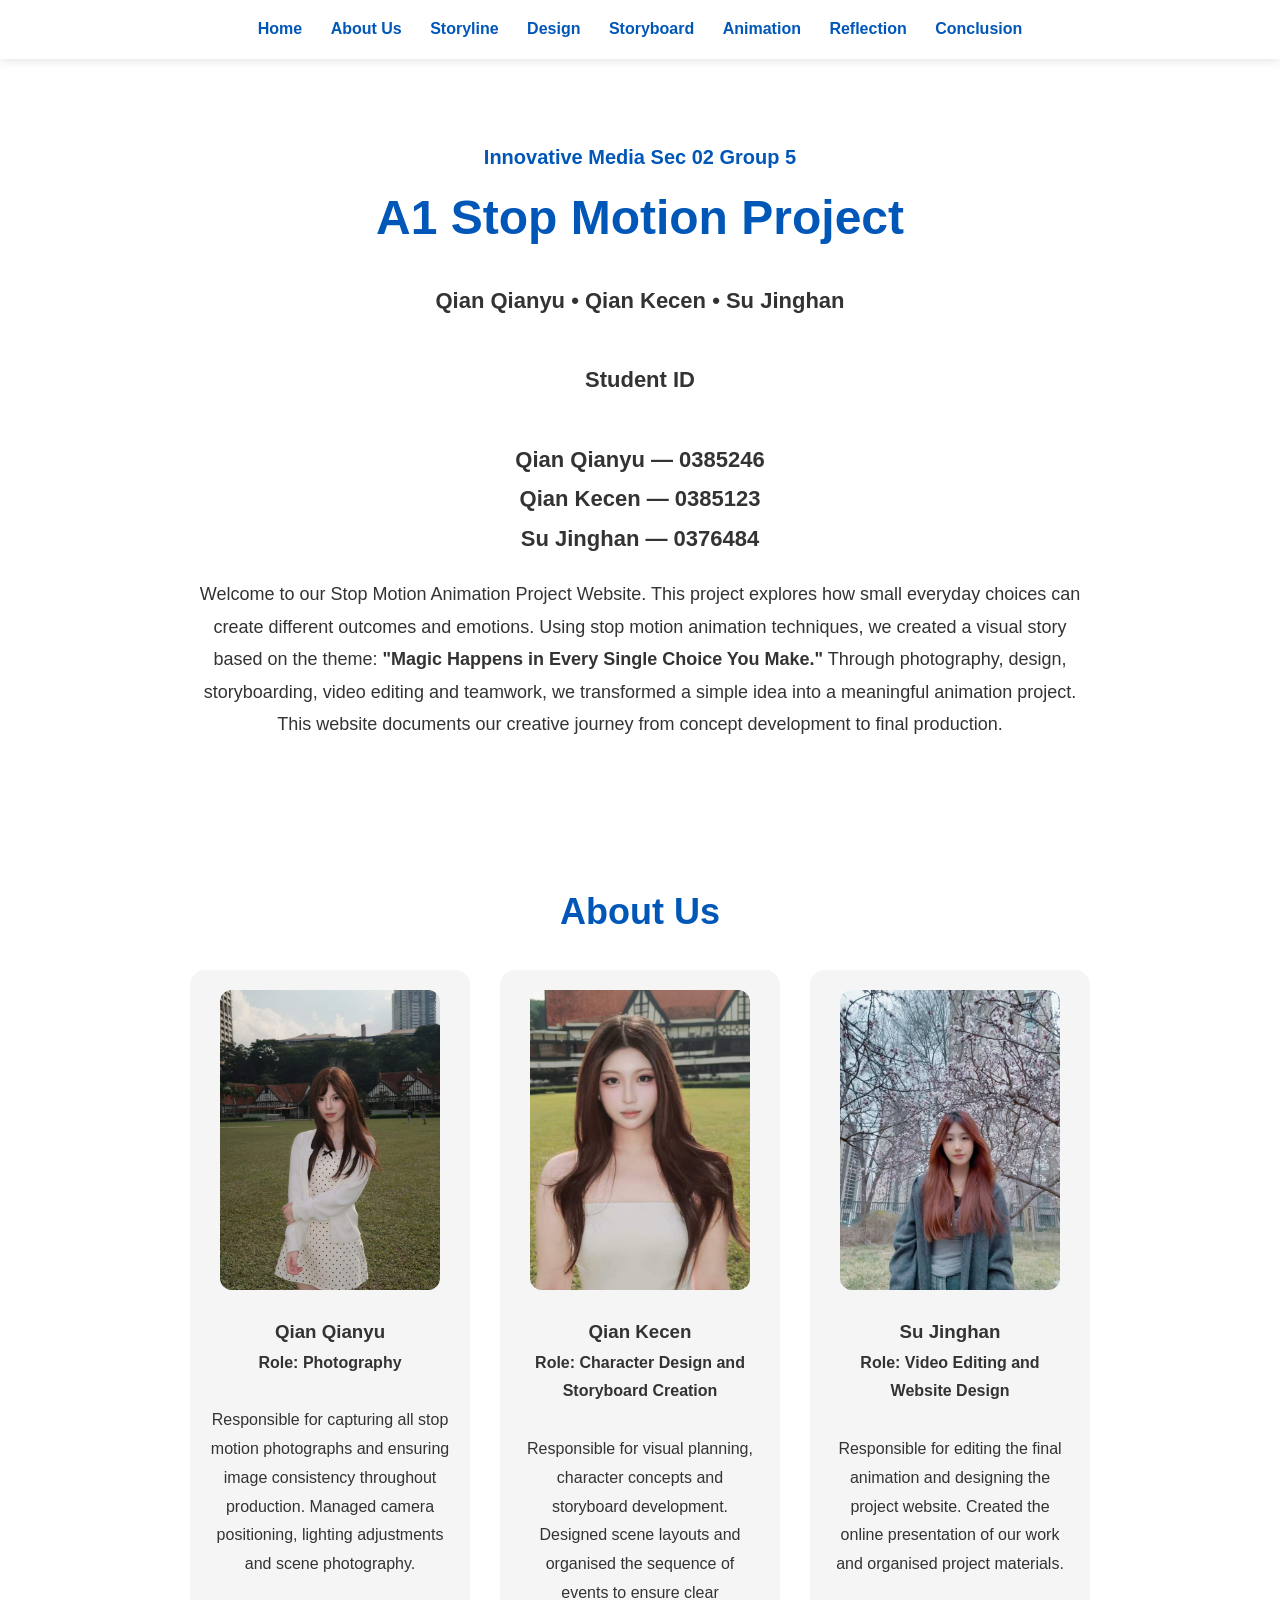
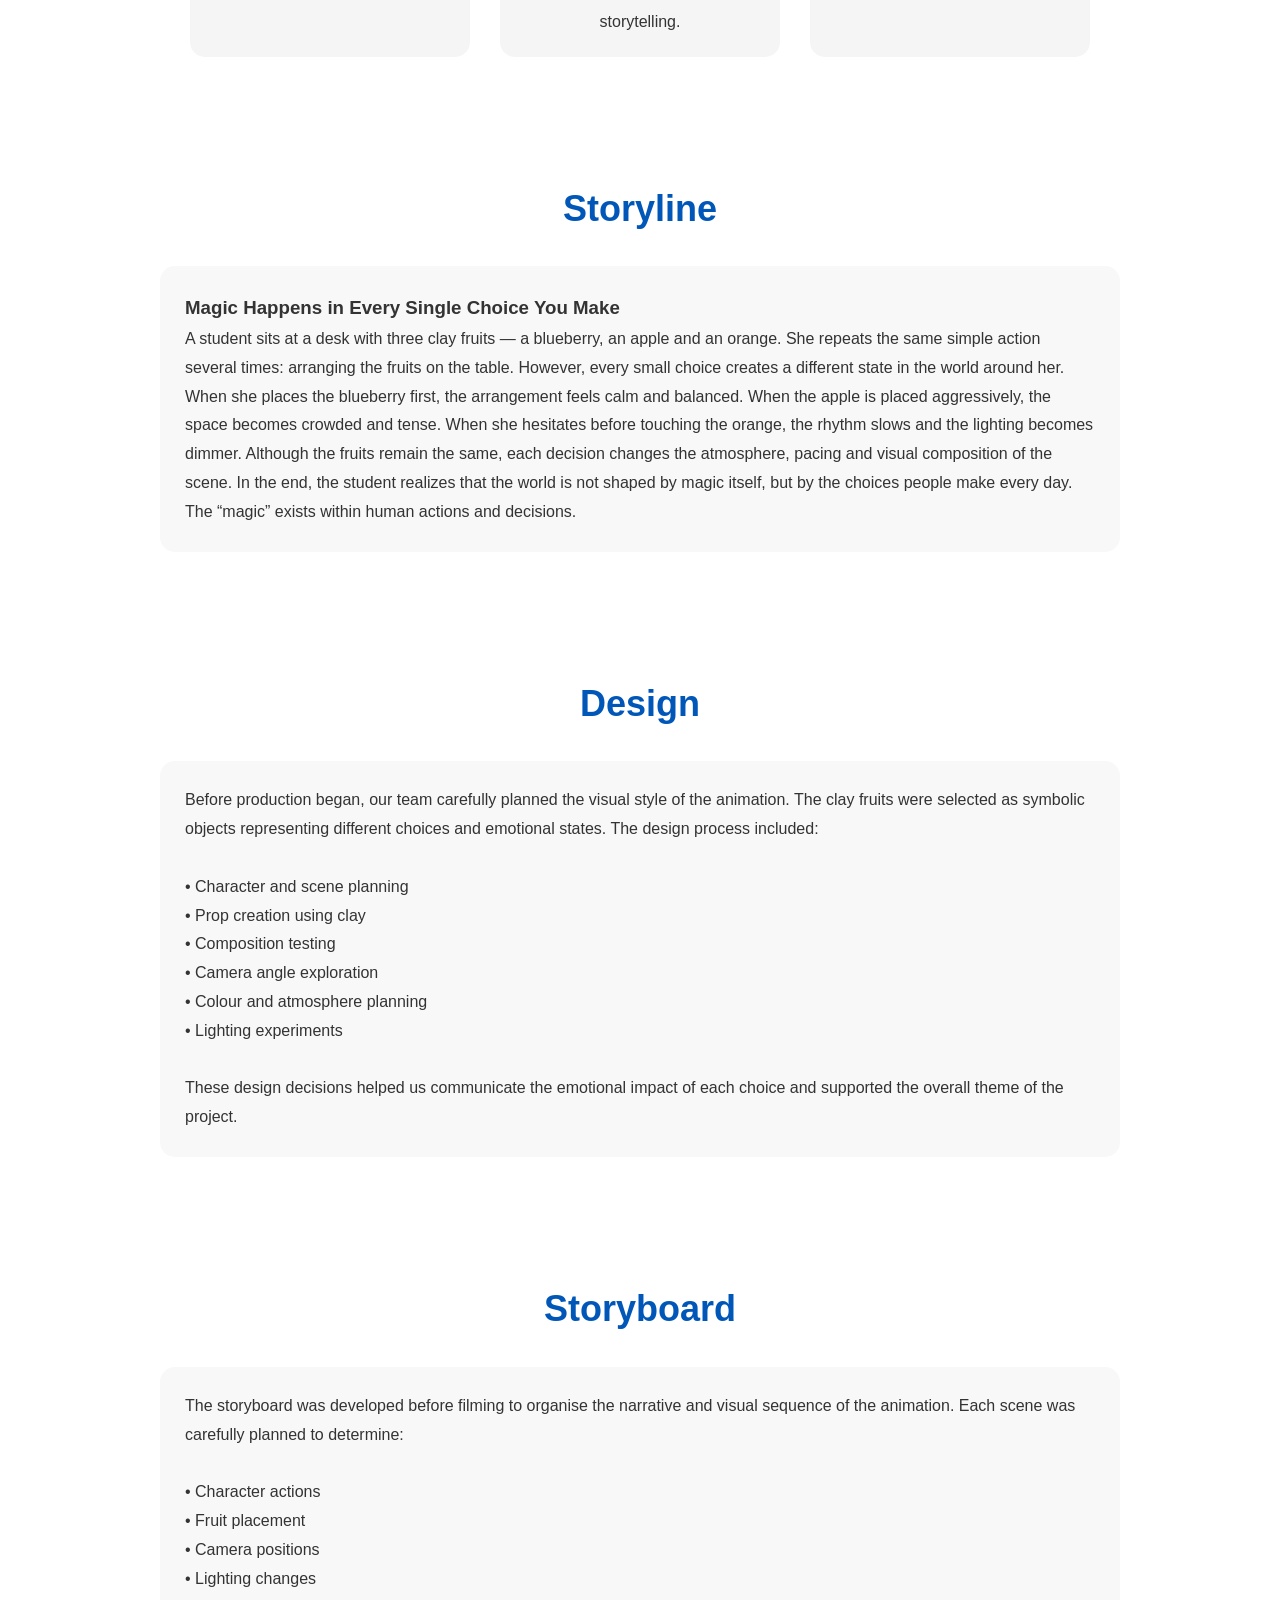
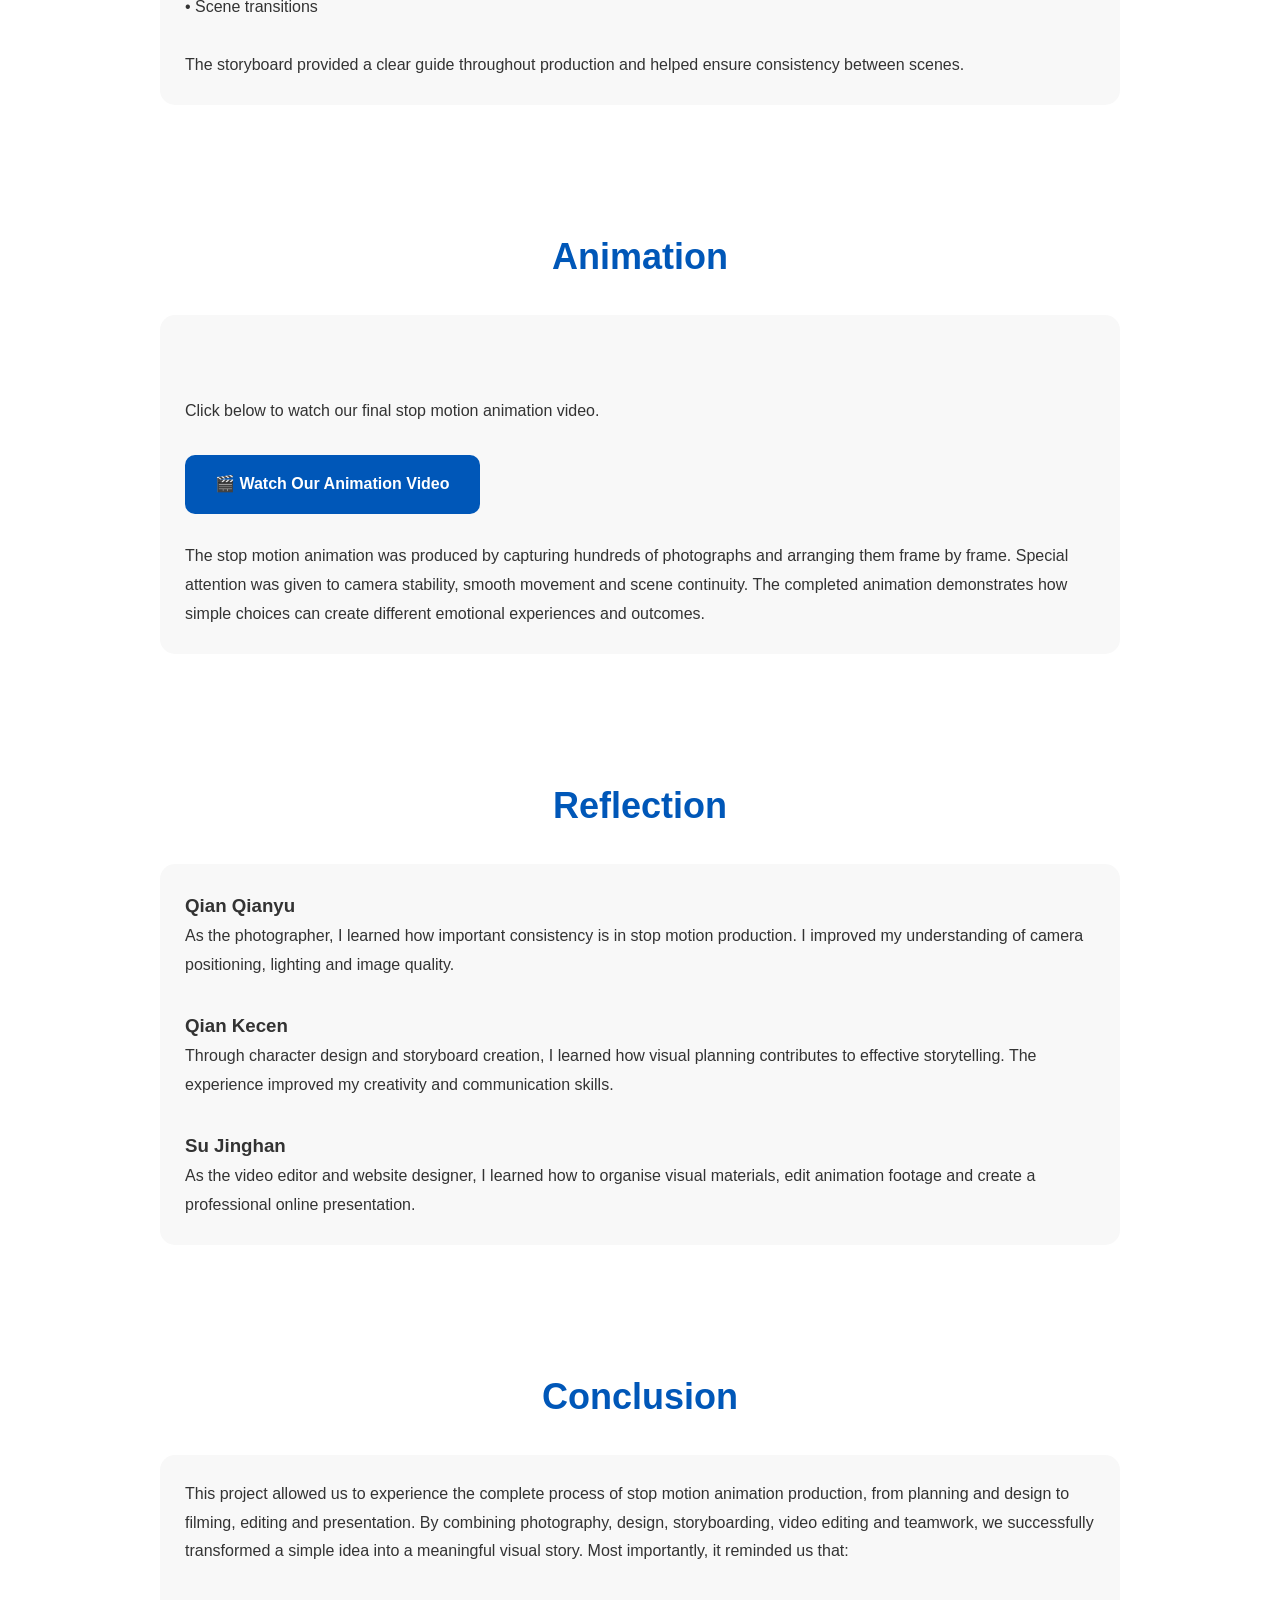
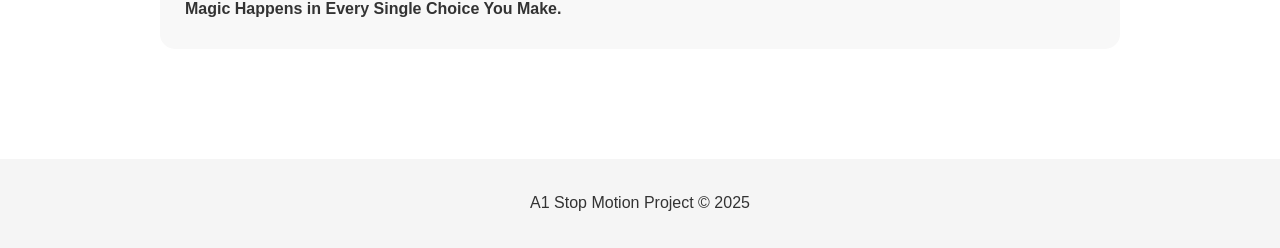
<file: index.html>
<!DOCTYPE html>
<html lang="en">
<head>
<meta charset="UTF-8">
<meta name="viewport" content="width=device-width, initial-scale=1.0">
<title>A1 Stop Motion Project</title>

<style>

*{
margin:0;
padding:0;
box-sizing:border-box;
}

html{
scroll-behavior:smooth;
}

body{
font-family:Arial, sans-serif;
background:#ffffff;
color:#333;
line-height:1.8;
}

nav{
position:sticky;
top:0;
background:white;
padding:15px;
text-align:center;
box-shadow:0 2px 10px rgba(0,0,0,0.1);
z-index:1000;
}

nav a{
color:#0057b8;
text-decoration:none;
margin:0 12px;
font-weight:bold;
}

header{
padding:80px 20px;
text-align:center;
}

h1{
font-size:48px;
color:#0057b8;
margin-bottom:20px;
}

.members{
font-size:22px;
font-weight:bold;
margin-bottom:20px;
}

.intro{
max-width:900px;
margin:auto;
font-size:18px;
}

section{
max-width:1000px;
margin:auto;
padding:60px 20px;
}

h2{
font-size:36px;
color:#0057b8;
margin-bottom:25px;
text-align:center;
}

.member-container{
display:flex;
flex-wrap:wrap;
justify-content:center;
gap:30px;
}

.member-box{
background:#f5f5f5;
padding:20px;
border-radius:15px;
width:280px;
text-align:center;
}

.member-box img{
width:220px;
height:300px;
object-fit:cover;
border-radius:12px;
margin-bottom:15px;
}

.card{
background:#f8f8f8;
padding:25px;
border-radius:15px;
}

footer{
background:#f5f5f5;
padding:30px;
text-align:center;
margin-top:50px;
}

@media(max-width:768px){

nav a{
display:block;
margin:10px 0;
}

h1{
font-size:38px;
}

.members{
font-size:18px;
}

.member-box{
width:100%;
}

}

</style>
</head>

<body>

<nav>
<a href="#home">Home</a>
<a href="#about">About Us</a>
<a href="#storyline">Storyline</a>
<a href="#design">Design</a>
<a href="#storyboard">Storyboard</a>
<a href="#animation">Animation</a>
<a href="#reflection">Reflection</a>
<a href="#conclusion">Conclusion</a>
</nav>

<header id="home">
<p style="color:#0057b8;font-size:20px;font-weight:bold;">
Innovative Media Sec 02 Group 5
</p>

<h1>A1 Stop Motion Project</h1>

<div class="members">

Qian Qianyu • Qian Kecen • Su Jinghan

<br><br>

Student ID

<br><br>

Qian Qianyu — 0385246

<br>

Qian Kecen — 0385123

<br>

Su Jinghan — 0376484

</div>

<p class="intro">
Welcome to our Stop Motion Animation Project Website.

This project explores how small everyday choices can create different outcomes and emotions.

Using stop motion animation techniques, we created a visual story based on the theme:

<strong>"Magic Happens in Every Single Choice You Make."</strong>

Through photography, design, storyboarding, video editing and teamwork, we transformed a simple idea into a meaningful animation project.

This website documents our creative journey from concept development to final production.
</p>

</header>

<section id="about">

<h2>About Us</h2>

<div class="member-container">

<div class="member-box">

<img src="QIAN QIANYU.jpg">

<h3>Qian Qianyu</h3>

<p>
<strong>Role: Photography</strong>
<br><br>
Responsible for capturing all stop motion photographs and ensuring image consistency throughout production.
Managed camera positioning, lighting adjustments and scene photography.
</p>

</div>

<div class="member-box">

<img src="QIAN KECEN.jpg">

<h3>Qian Kecen</h3>

<p>
<strong>Role: Character Design and Storyboard Creation</strong>
<br><br>
Responsible for visual planning, character concepts and storyboard development.
Designed scene layouts and organised the sequence of events to ensure clear storytelling.
</p>

</div>

<div class="member-box">

<img src="SU JINGHAN.JPG">

<h3>Su Jinghan</h3>

<p>
<strong>Role: Video Editing and Website Design</strong>
<br><br>
Responsible for editing the final animation and designing the project website.
Created the online presentation of our work and organised project materials.
</p>

</div>

</div>

</section>

<section id="storyline">

<h2>Storyline</h2>

<div class="card">

<h3>Magic Happens in Every Single Choice You Make</h3>

<p>

A student sits at a desk with three clay fruits — a blueberry, an apple and an orange.

She repeats the same simple action several times: arranging the fruits on the table.

However, every small choice creates a different state in the world around her.

When she places the blueberry first, the arrangement feels calm and balanced.

When the apple is placed aggressively, the space becomes crowded and tense.

When she hesitates before touching the orange, the rhythm slows and the lighting becomes dimmer.

Although the fruits remain the same, each decision changes the atmosphere, pacing and visual composition of the scene.

In the end, the student realizes that the world is not shaped by magic itself, but by the choices people make every day.

The “magic” exists within human actions and decisions.

</p>

</div>

</section>

<section id="design">

<h2>Design</h2>

<div class="card">

<p>

Before production began, our team carefully planned the visual style of the animation.

The clay fruits were selected as symbolic objects representing different choices and emotional states.

The design process included:

<br><br>

• Character and scene planning<br>
• Prop creation using clay<br>
• Composition testing<br>
• Camera angle exploration<br>
• Colour and atmosphere planning<br>
• Lighting experiments

<br><br>

These design decisions helped us communicate the emotional impact of each choice and supported the overall theme of the project.

</p>

</div>

</section>

<section id="storyboard">

<h2>Storyboard</h2>

<div class="card">

<p>

The storyboard was developed before filming to organise the narrative and visual sequence of the animation.

Each scene was carefully planned to determine:

<br><br>

• Character actions<br>
• Fruit placement<br>
• Camera positions<br>
• Lighting changes<br>
• Scene transitions

<br><br>

The storyboard provided a clear guide throughout production and helped ensure consistency between scenes.

</p>

</div>

</section>

<section id="animation">

<h2>Animation</h2>

<div class="card">

<p>
<br><br>

<p>
Click below to watch our final stop motion animation video.
</p>

<br>

<a href="https://drive.google.com/file/d/1tBp8tozx7Tsf45bzvZgBR0c8WSRQhHNA/view?usp=sharing"
target="_blank"
style="background:#0057b8;
color:white;
padding:15px 30px;
text-decoration:none;
border-radius:10px;
font-weight:bold;
display:inline-block;">
🎬 Watch Our Animation Video
</a>
<br><br>
<p>

The stop motion animation was produced by capturing hundreds of photographs and arranging them frame by frame.

Special attention was given to camera stability, smooth movement and scene continuity.

The completed animation demonstrates how simple choices can create different emotional experiences and outcomes.

</p>

</div>

</section>

<section id="reflection">

<h2>Reflection</h2>

<div class="card">

<h3>Qian Qianyu</h3>

<p>
As the photographer, I learned how important consistency is in stop motion production.
I improved my understanding of camera positioning, lighting and image quality.
</p>

<br>

<h3>Qian Kecen</h3>

<p>
Through character design and storyboard creation, I learned how visual planning contributes to effective storytelling.
The experience improved my creativity and communication skills.
</p>

<br>

<h3>Su Jinghan</h3>

<p>
As the video editor and website designer, I learned how to organise visual materials, edit animation footage and create a professional online presentation.
</p>

</div>

</section>

<section id="conclusion">

<h2>Conclusion</h2>

<div class="card">

<p>

This project allowed us to experience the complete process of stop motion animation production, from planning and design to filming, editing and presentation.

By combining photography, design, storyboarding, video editing and teamwork, we successfully transformed a simple idea into a meaningful visual story.

Most importantly, it reminded us that:

<br><br>

<strong>Magic Happens in Every Single Choice You Make.</strong>

</p>

</div>

</section>

<footer>
<p>A1 Stop Motion Project © 2025</p>
</footer>

</body>
</html>
</file>
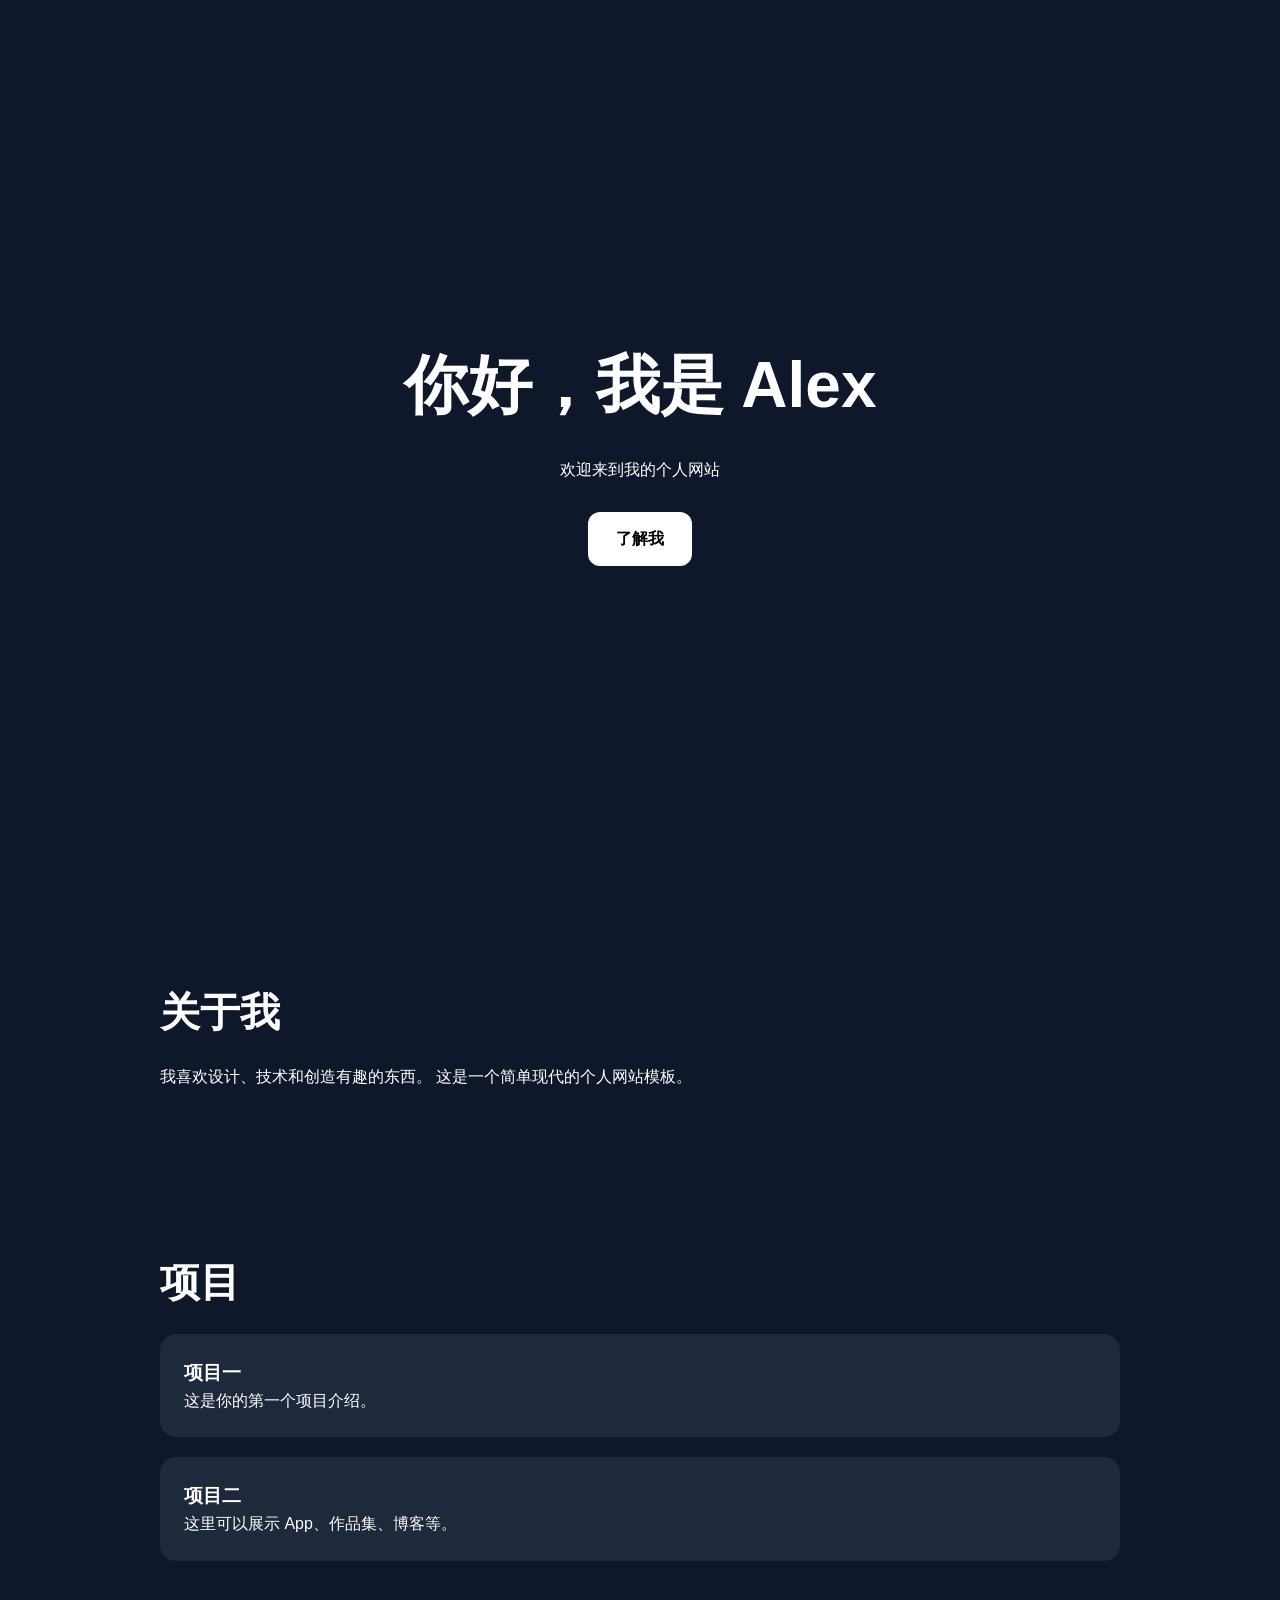
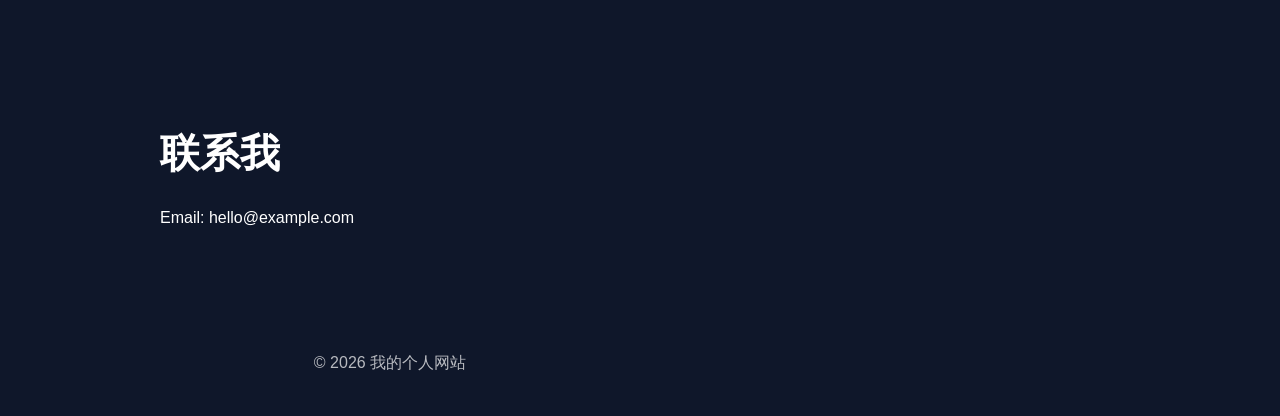
<file: personal_website/index.html>
<!DOCTYPE html>
<html lang="zh">
<head>
  <meta charset="UTF-8" />
  <meta name="viewport" content="width=device-width, initial-scale=1.0" />
  <title>我的个人网站</title>
  <link rel="stylesheet" href="style.css" />
</head>
<body>
  <header>
    <h1>你好，我是 Alex</h1>
    <p>欢迎来到我的个人网站</p>
    <a class="btn" href="#about">了解我</a>
  </header>

  <section id="about">
    <h2>关于我</h2>
    <p>
      我喜欢设计、技术和创造有趣的东西。
      这是一个简单现代的个人网站模板。
    </p>
  </section>

  <section id="projects">
    <h2>项目</h2>

    <div class="card">
      <h3>项目一</h3>
      <p>这是你的第一个项目介绍。</p>
    </div>

    <div class="card">
      <h3>项目二</h3>
      <p>这里可以展示 App、作品集、博客等。</p>
    </div>
  </section>

  <section id="contact">
    <h2>联系我</h2>
    <p>Email: hello@example.com</p>
  </section>

  <footer>
    <p>© 2026 我的个人网站</p>
  </footer>
</body>
</html>
</file>
<file: personal_website/style.css>
*{
  margin:0;
  padding:0;
  box-sizing:border-box;
}

body{
  font-family:Arial,sans-serif;
  background:#0f172a;
  color:white;
  line-height:1.6;
}

header{
  height:100vh;
  display:flex;
  flex-direction:column;
  justify-content:center;
  align-items:center;
  text-align:center;
  padding:20px;
}

h1{
  font-size:64px;
  margin-bottom:20px;
}

p{
  max-width:700px;
}

.btn{
  margin-top:30px;
  padding:14px 28px;
  background:white;
  color:black;
  text-decoration:none;
  border-radius:12px;
  font-weight:bold;
}

section{
  padding:80px 20px;
  max-width:1000px;
  margin:auto;
}

h2{
  margin-bottom:20px;
  font-size:40px;
}

.card{
  background:#1e293b;
  padding:24px;
  border-radius:16px;
  margin-top:20px;
}

footer{
  text-align:center;
  padding:40px;
  opacity:0.7;
}
</file>
